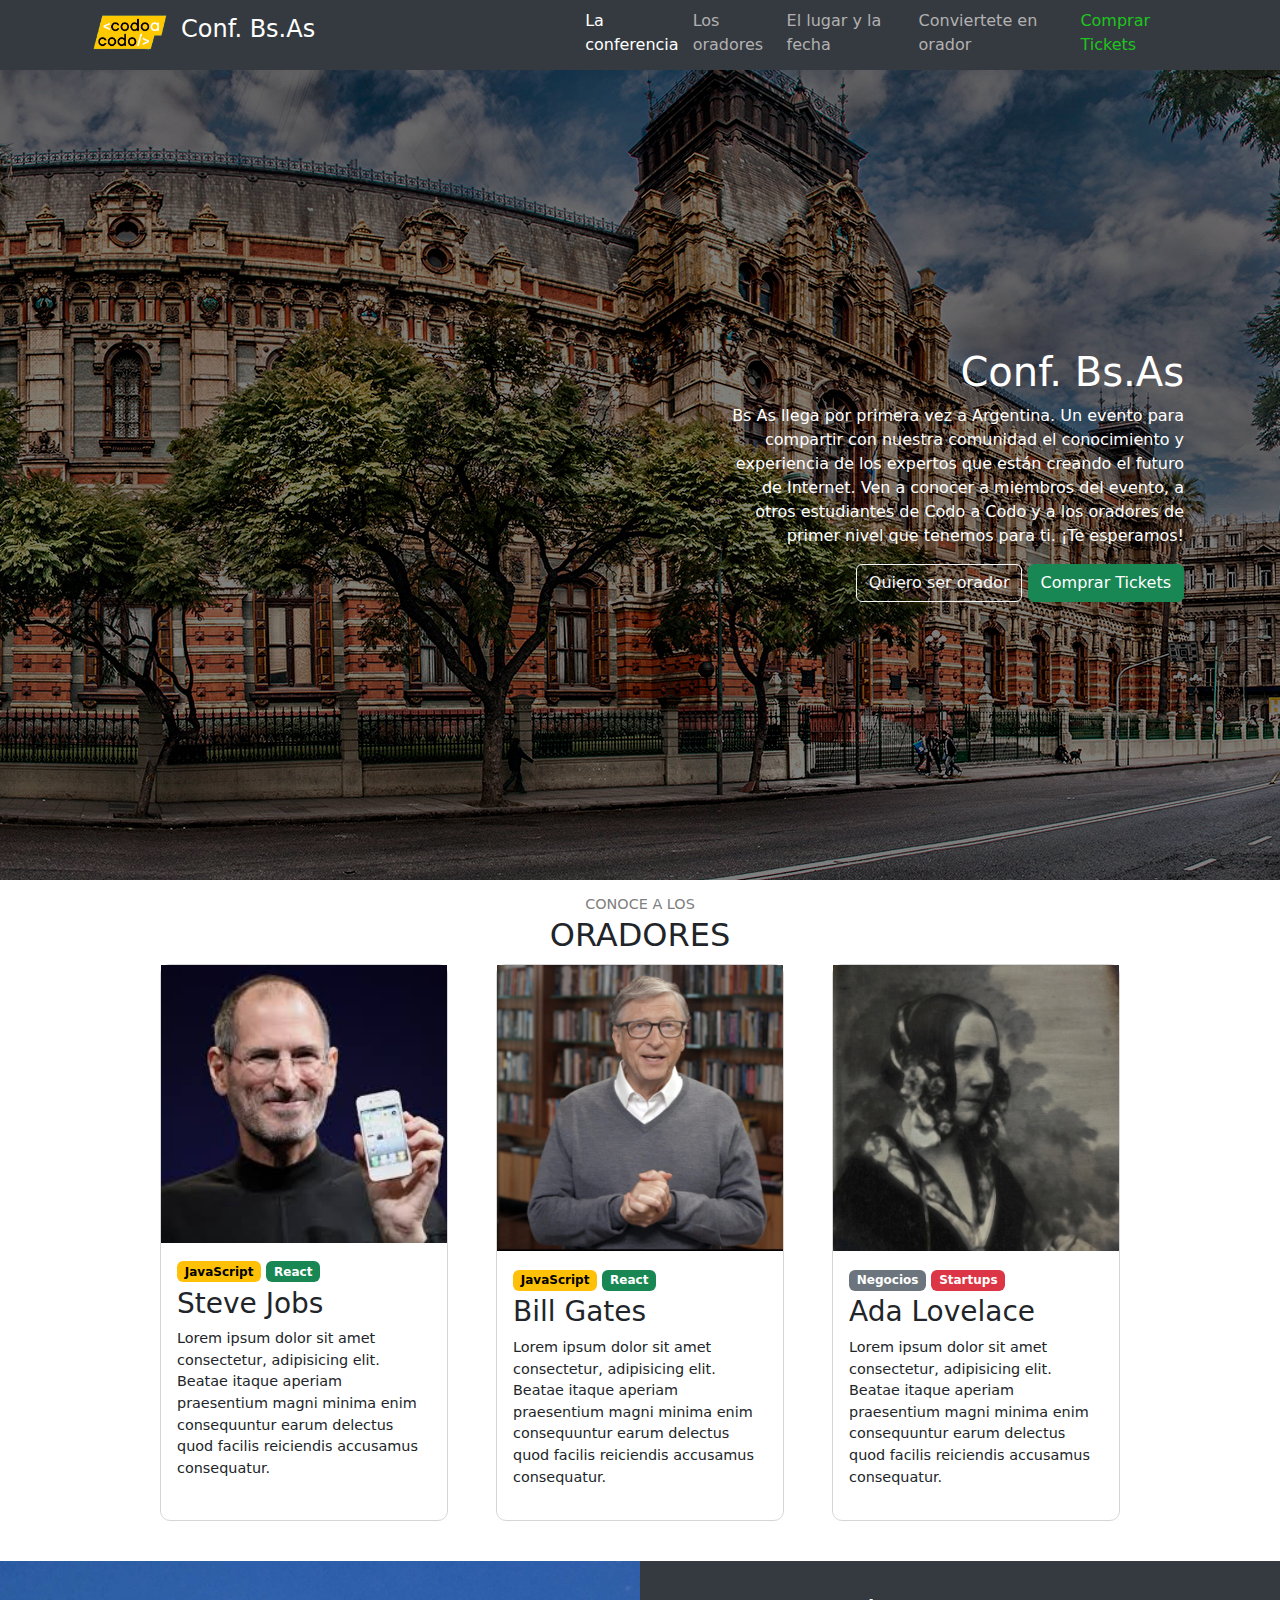
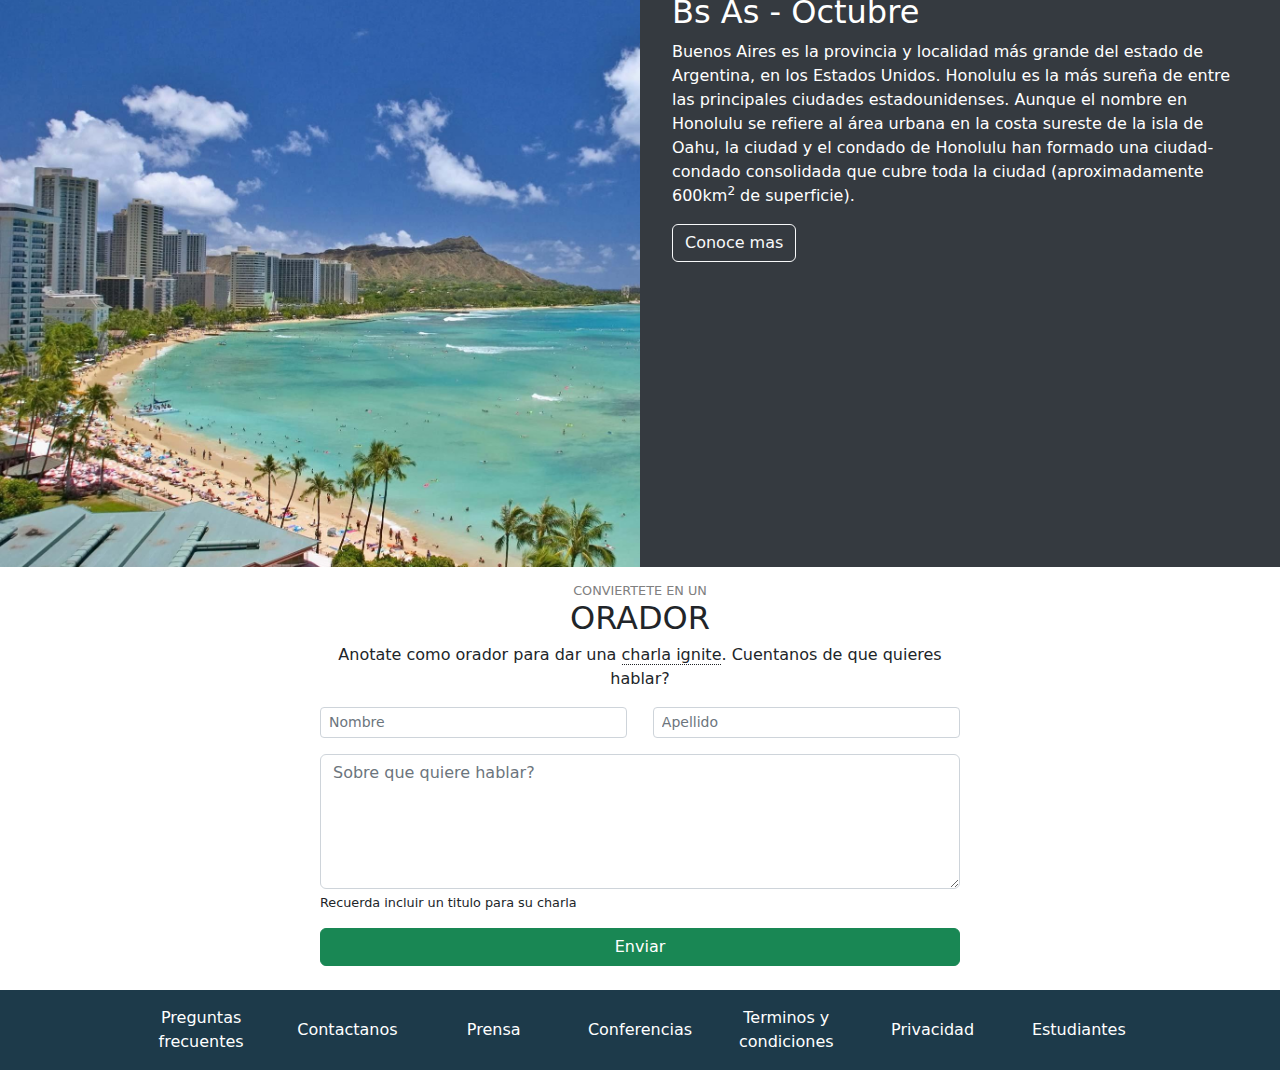
<file: index.html>
<!DOCTYPE html>
<html lang="es">
    <head>
        <meta charset="UTF-8">
        <meta http-equiv="X-UA-Compatible" content="IE=edge">
        <meta name="viewport" content="width=device-width, initial-scale=1.0">
        <title>Pagina Buenos Aires</title>
        <link rel="stylesheet" href="./css/bootstrap.min.css">
        <link rel="stylesheet" href="./css/style.css">
        <link rel="script" href="./java/bootstrap.min.js">
    </head>
    <body>
        <header class="header_flexible pt-1 pb-2">
            <div class="contenedor_header">
                <div class="logo">
                    <img class="imagen_logo" src="./assets/imagenes/logo.png" alt="logo-codo a codo" loading="lazy">
                    <h3>Conf. Bs.As</h3>
                </div>
                <nav class="navegador">
                    <a class="link texto_blanco" href="#">La conferencia</a>
                    <a class="link texto_gris" href="#">Los oradores</a>
                    <a class="link texto_gris" href="#">El lugar y la fecha</a>
                    <a class="link texto_gris" href="#">Conviertete en orador</a>
                    <a class="link texto_verde" href="pages/comprar_tickets.html">Comprar Tickets</a>
                </nav>
            </div>
        </header>
         
        <main>
            <section class="seccion_principal">
                <div class="contenido_principal">
                    <h1>Conf. Bs.As</h1>
                    <p class="parrafo_principal">Bs As llega por primera vez a Argentina. Un evento para compartir con nuestra comunidad el conocimiento y experiencia de los expertos que están creando el futuro de Internet. Ven a conocer a miembros del evento, a otros estudiantes de Codo a Codo y a los oradores de primer nivel que tenemos para ti. ¡Te esperamos!</p>
                    <a class="btn btn-outline-light" href="#">Quiero ser orador</a>
                    <a class="btn btn-success texto_blanco" href="pages/comprar_tickets.html">Comprar Tickets</a>
                </div>
            </section>
        </main>

        <div class="contenedor_sections">
        <section class="seccion_tarjetas pt-3 pb-3">
            <div class="titulo_tarjetas" >
                <h5>CONOCE A LOS</h5>
                <h2>ORADORES</h2>
            </div>
            <div class="main_tarjetas">
                <div class="contenedor_flex_tarjetas">
                    <div class="tarjetas">
                        <img class="imagen_tarjetas" src="./assets/imagenes/steve.jpg" alt="Steve" loading="lazy">
                        <div class="contenido_tarjetas">
                            <div class="subtitulos_tarjetas pb-1">
                                <span class="badge bg-warning texto_negro">JavaScript</span>
                                <span class="badge bg-success">React</span>
                            </div>
                            <h3>Steve Jobs</h3>
                            <p class="parrafo_tarjetas">Lorem ipsum dolor sit amet consectetur, adipisicing elit. Beatae itaque aperiam praesentium magni minima enim consequuntur earum delectus quod facilis reiciendis accusamus consequatur.</p>
                        </div>
                    </div>
                    <div class="tarjetas">
                        <img class="imagen_tarjetas" src="./assets/imagenes/bill.jpg" alt="Bill" loading="lazy">
                        <div class="contenido_tarjetas">
                            <div class="subtitulos_tarjetas pb-1">
                                <span class="badge bg-warning texto_negro">JavaScript</span>
                                <span class="badge bg-success">React</span>
                            </div>
                            <h3>Bill Gates</h3>
                            <p class="parrafo_tarjetas">Lorem ipsum dolor sit amet consectetur, adipisicing elit. Beatae itaque aperiam praesentium magni minima enim consequuntur earum delectus quod facilis reiciendis accusamus consequatur.</p>
                        </div>
                    </div>
                    <div class="tarjetas">
                        <img class="imagen_tarjetas" src="./assets/imagenes/ada.jpeg" alt="Ada" loading="lazy">
                        <div class="contenido_tarjetas">
                            <div class="subtitulos_tarjetas pb-1">
                                <span class="badge bg-secondary" >Negocios</span>
                                <span class="badge bg-danger" >Startups</span>
                            </div>
                            <h3>Ada Lovelace</h3>
                            <p class="parrafo_tarjetas">Lorem ipsum dolor sit amet consectetur, adipisicing elit. Beatae itaque aperiam praesentium magni minima enim consequuntur earum delectus quod facilis reiciendis accusamus consequatur.</p>
                        </div>
                    </div>
                </div>
            </div>
        </section>

        <section class="seccion_dividida">
            <div class="contenido_izquierda">
            </div>
            <div class="contenido_derecha">
                <h2>Bs As - Octubre</h2>
                <p class="parrafo_derecha">Buenos Aires es la provincia y localidad más grande del estado de Argentina, en los Estados Unidos. Honolulu es la más sureña de entre las principales ciudades estadounidenses. Aunque el nombre en Honolulu se refiere al área urbana en la costa sureste de la isla de Oahu, la ciudad y el condado de Honolulu han formado una ciudad-condado consolidada que cubre toda la ciudad (aproximadamente 600km<sup>2</sup> de superficie).</p>
                <a class="btn btn-outline-light" href="#">Conoce mas</a>
            </div>
        </section>
       
        <section class="seccion_forms pt-3 pb-4">
            <div class="contenedor_forms">
                <div class="titulo_forms">
                    <h5>CONVIERTETE EN UN</h5>
                    <h2>ORADOR</h2>
                    <p>Anotate como orador para dar una <span class="subrayado">charla ignite</span>. Cuentanos de que quieres hablar?</p>
                </div>
                <div class="formularios">
                    <form action="#">
                        <div class="nombre_apellido pb-3">
                        <input class="nombre form-control form-control-sm" type="text" placeholder="Nombre" required>
                        <input class="apellido form-control form-control-sm" type="text" placeholder="Apellido" required>
                        </div>
                        <textarea class="area_texto form-control form-control-md" name="" placeholder="Sobre que quiere hablar?" required></textarea>
                        <p class="recordatorio pt-1">Recuerda incluir un titulo para su charla</p>
                        <div>
                            <input type="submit" class="btn btn-success texto_blanco btn_enviar" value="Enviar">
                        </div>
                    </form>
                </div>
            </div>
        </section>
        </div>
      
        <div>
            <footer class="fondo_footer">
                <div class="contenedor_footer">
                    <div class="row">
                        <div class="col pt-3 pb-3"> <a class="text-white text-decoration-none" href="#">Preguntas <br> frecuentes</a> </div>
                        <div class="col pt-3 pb-3"> <a class="text-white text-decoration-none" href="#">Contactanos</a> </div>
                        <div class="col pt-3 pb-3"> <a class="text-white text-decoration-none" href="#">Prensa</a> </div>
                        <div class="col pt-3 pb-3"> <a class="text-white text-decoration-none" href="#">Conferencias</a> </div>
                        <div class="col pt-3 pb-3"> <a class="text-white text-decoration-none" href="#">Terminos y condiciones</a> </div>
                        <div class="col pt-3 pb-3"> <a class="text-white text-decoration-none" href="#">Privacidad</a> </div>
                        <div class="col pt-3 pb-3"> <a class="text-white text-decoration-none" href="#">Estudiantes</a> </div>
                    </div>
                </div>
            </footer>
        </div>
         
        <script src="./java/bootstrap.min.js"></script>
        <script src="./java/js_index.js"></script>
    </body>
</html>
</file>
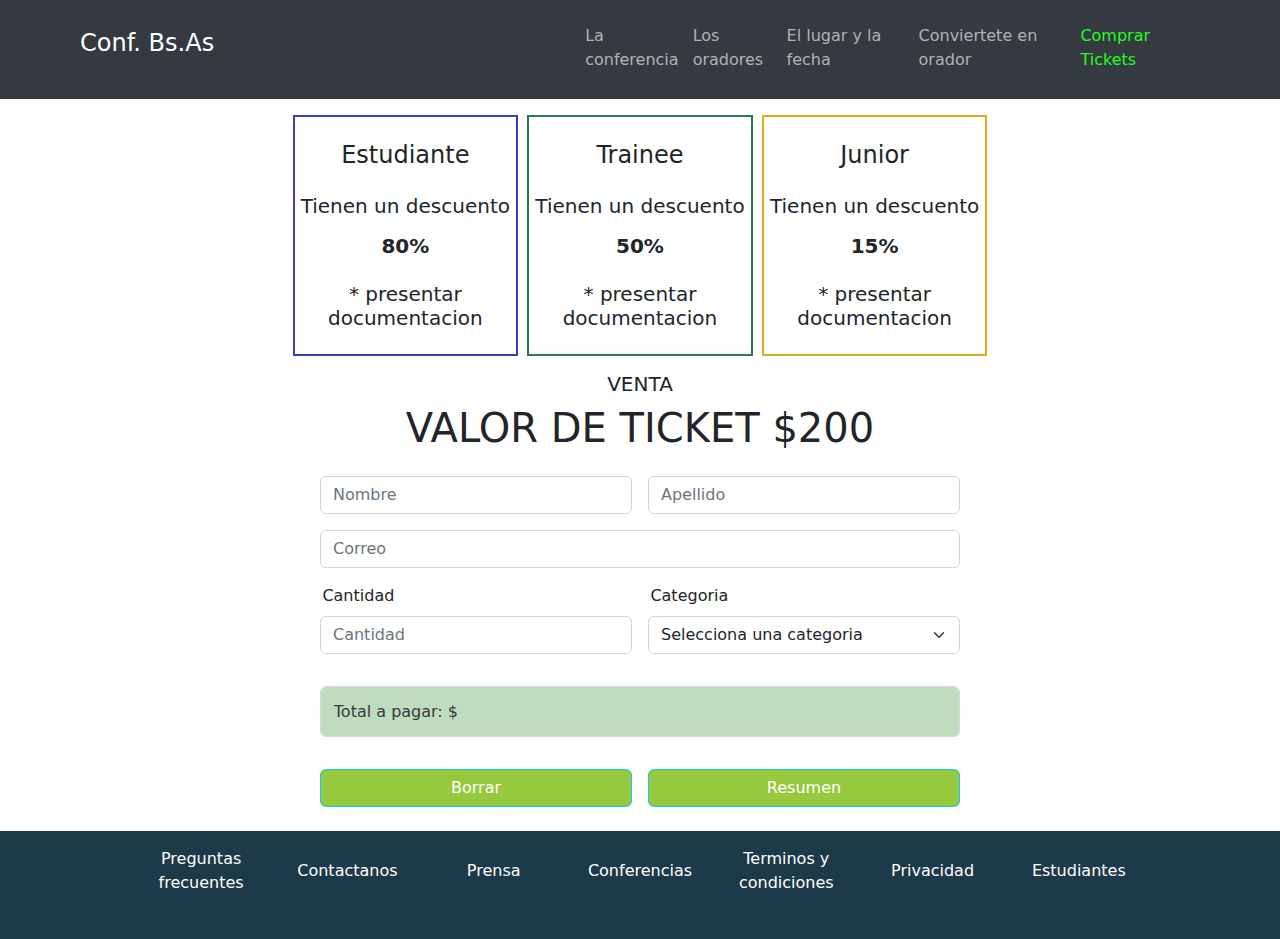
<file: pages/comprar_tickets.html>
<!DOCTYPE html>
<html lang="es">
    <head>
        <meta charset="UTF-8">
        <meta http-equiv="X-UA-Compatible" content="IE=edge">
        <meta name="viewport" content="width=device-width, initial-scale=1.0">
        <title>Pagina Buenos Aires</title>
        <link rel="stylesheet" href="./../css/bootstrap.min.css">
        <link rel="stylesheet" href="./../css/style_comprar_tickets.css">
        <link rel="script" href="./../java/bootstrap.min.js">
        <link rel="script" href="./../java/js_comprar_tickets.js">
    </head>
    <body>
        <header class="header_flexible pt-1 pb-2">
            <div class="contenedor_header">
                <div class="logo">
                    <h3>Conf. Bs.As</h3>
                </div>
                <nav class="navegador">
                    <a class="link texto_gris" href="./../index.html">La conferencia</a>
                    <a class="link texto_gris" href="#">Los oradores</a>
                    <a class="link texto_gris" href="#">El lugar y la fecha</a>
                    <a class="link texto_gris" href="#">Conviertete en orador</a>
                    <a class="link texto_verde_claro" href="pages/comprar_tickets.html">Comprar Tickets</a>
                </nav>
            </div>
        </header>
         
        <main>
            <div class="contenedor pt-3">
                <div class="row row-cols-1 row-cols-md-3 mb-3 text-center categorias">
                    <div class="col tarjeta_categorias borde-azul">
                        <div class="py-3">
                        <h4 class="pt-2">Estudiante</h4>
                        </div>
                        <div class="card-body">
                        <h5 class="fw-normal">Tienen un descuento</h54>
                        <div class="list-unstyled mt-3 mb-4">
                            <p class="fw-bold pb-2"> 80% </p>
                            <p class="fw-light"> * presentar documentacion </p>
                        </div>
                        </div>
                    </div>

                    <div class="col tarjeta_categorias borde-verde">
                        <div class="py-3">
                        <h4 class="pt-2">Trainee</h4>
                        </div>
                        <div class="card-body">
                        <h5 class="fw-normal">Tienen un descuento</h54>
                        <div class="list-unstyled mt-3 mb-4">
                            <p class="fw-bold pb-2"> 50% </p>
                            <p class="fw-light"> * presentar documentacion </p>
                        </div>
                        </div>
                    </div>

                    <div class="col tarjeta_categorias borde-amarillo">
                        <div class="py-3">
                        <h4 class="pt-2">Junior</h4>
                        </div>
                        <div class="card-body">
                        <h5 class="fw-normal">Tienen un descuento</h54>
                        <div class="list-unstyled mt-3 mb-4">
                            <p class="fw-bold pb-2"> 15% </p>
                            <p class="fw-light"> * presentar documentacion </p>
                        </div>
                        </div>
                    </div>   
                </div>
            </div>

            <div class="row g-5 pb-3 contenedor_forms">
                <div class="col-md-2 col-lg-3"></div>
                <div class="col-md-8 col-lg-6">
                    <div class="row g-3">
                        <div class="col-12">
                            <h5 class="">VENTA</h5>
                            <h1>VALOR DE TICKET $200
                            </h1>
                        </div>
                        <div class="col-sm-6 nombre">
                            <input type="text" class="form-control" id="nombre" placeholder="Nombre" value="" required="">
                            <div class="invalid-feedback">
                                Ingrese su nombre.
                            </div>
                        </div>
            
                        <div class="col-sm-6 apellido">
                            <input type="text" class="form-control" id="apellido" placeholder="Apellido" value="" required="">
                            <div class="invalid-feedback">
                                Ingrese su apellido.
                            </div>
                        </div>
            
                        <div class="col-12 correo">
                        <div class="input-group has-validation">
                            <input type="text" class="form-control" id="correo" placeholder="Correo" required="">
                            <div class="invalid-feedback">
                                Ingrese su correo.
                            </div>
                        </div>
                        </div>

                        <div class="col-sm-6 cantidad">
                            <label for="firstName" class="form-label titulo_cantidad">Cantidad</label>
                            <input type="text" class="form-control" id="cant_tickets" placeholder="Cantidad" value="" required="">
                            <div class="invalid-feedback">
                                Ingrese una cantidad.
                            </div>
                        </div>

                        <div class="col-sm-6 categoria">
                            <label for="firstName" class="form-label titulo_categoria">Categoria</label>
                            <select class="form-select form-control" id="categoria" aria-label=".form-select-sm example">
                                <option selected>Selecciona una categoria</option>
                                <option value="1">Sin categoria</option>
                                <option value="2">Estudiante</option>
                                <option value="3">Trainee</option>
                                <option value="4">Junior</option>
                            </select>
                            <div class="invalid-feedback">
                                Debe seleccionar una categoria.
                            </div>
                        </div>

                        <div class="col-12 pt-3 pb-3 total">
                            <input type="text" class="form-control total_pago" id="total_pago" value="Total a pagar: $" aria-label="Disabled input example" disabled readonly >
                        </div>

                        <div class="col-sm-6 borrar pb-2" onclick="borrar_datos()">
                            <button class="w-100 btn btn-info texto_blanco">
                                Borrar
                            </button>
                        </div>

                        <div class="col-sm-6 resumen pb-2" onclick="precio_final()">
                            <button class="w-100 btn btn-info texto_blanco">
                                Resumen
                            </button>
                        </div>
                    </div>
                </div>
                <div class="col-md-2 col-lg-3"></div>
            </div>           
            
        </main>

        <div>
            <footer class="fondo_footer">
                <div class="contenedor_footer">
                    <div class="row">
                        <div class="col pt-3 pb-3"> <a class="text-white text-decoration-none" href="#">Preguntas <br> frecuentes</a> </div>
                        <div class="col pt-3 pb-3"> <a class="text-white text-decoration-none" href="#">Contactanos</a> </div>
                        <div class="col pt-3 pb-3"> <a class="text-white text-decoration-none" href="#">Prensa</a> </div>
                        <div class="col pt-3 pb-3"> <a class="text-white text-decoration-none" href="#">Conferencias</a> </div>
                        <div class="col pt-3 pb-3"> <a class="text-white text-decoration-none" href="#">Terminos y condiciones</a> </div>
                        <div class="col pt-3 pb-3"> <a class="text-white text-decoration-none" href="#">Privacidad</a> </div>
                        <div class="col pt-3 pb-3"> <a class="text-white text-decoration-none" href="#">Estudiantes</a> </div>
                    </div>
                </div>
            </footer>
        </div>
         
        <script src="./../java/bootstrap.min.js"></script>
        <script src="./../java/js_comprar_tickets.js"></script>
    </body>
</html>
</file>
<file: css/style.css>
*{
    margin: 0;
    padding: 0;
    box-sizing: border-box;
}

.header_flexible {
    background-color: rgb(53 58 64);
    display: flex;
    justify-content: center;
}
.contenedor_header {
    display: flex;
    width: 95%;
}
.logo {
    display: flex;
    align-items: center;
    width: 50%;
    padding-left: 3rem;
    color: white;
}
.logo h3 {
    font-size: 1.5rem;
}
.imagen_logo {
    width:20%;
}

.navegador {   
    padding-right: 3rem;
    width: 60%;
    display: flex;
    align-items: center;
    justify-content: space-between;
}
.link {
    text-decoration: none;
    color: white;
    font-size: 1rem;
}
.texto_blanco {
    color: white;
}
.texto_blanco:hover {
    color: white;
}
.texto_gris {
    color: rgb(179, 177, 177);
}
.texto_gris:hover {
    color: white;
}
.texto_verde {
    color: rgb(29, 198, 29);
}
.texto_verde:hover {
    color: rgb(30, 255, 30);
}

.seccion_principal {
    background-image: linear-gradient(to right,rgb(0 0 0 /.5),rgb(0 0 0 /.5)), url("../assets/imagenes/ba1.jpg");
    background-position: center;
    height: 90vh;
    width: 100%;
    display: flex;
    justify-content: flex-end;
    align-items: center;
}
.contenido_principal {
    width: 44%;
    text-align: right;
    color:white;
    padding-right: 6rem;
}
/*
.parrafo_principal {
    
}
*/

.seccion_tarjetas {
    display:flex;
    flex-direction: column;
    align-items: center;
}
.titulo_tarjetas {
    text-align: center;
}
.titulo_tarjetas h2 {
    font-size: 2rem;
    margin-bottom: 0.6rem;
}
.titulo_tarjetas h5 {
    font-size: 0.9rem;
    margin-bottom: 0.2rem;
    color: gray;
}
.main_tarjetas {
    width:100%;
    display: flex;
    justify-content: center;
    align-items: center;
}
.contenedor_flex_tarjetas {
    width: 75%;
    display: flex;
    justify-content: space-between;
}
.tarjetas {
    background-color: white;
    width: 30%;
    border:1px solid rgb(214, 214, 214);
    border-radius: 10px;
}
.imagen_tarjetas {
    width: 100%;
}
.contenido_tarjetas {
    padding:1rem;
}
.parrafo_tarjetas {
    width: 95%;
    text-align: left;
    font-size: 0.9rem;
}
.texto_negro {
    color: black;
}

.seccion_dividida {
    display: flex;
    height: 70vh;
    padding-top: 1.5rem;
}
.contenido_izquierda {
    display: flex;
    width: 50%;
    background-image: url("../assets/imagenes/fondoPlaya.jpg");
    background-size: cover;
}

.contenido_derecha {
    height: 100%;
    width: 50%;
    padding: 2rem;
    background-color: rgb(53 58 64);
    color:white;
    font-size: 1.1rem;
    display: flex;
    flex-direction: column;
    align-items: flex-start;   
}
.parrafo_derecha {
    font-size: 1rem;
}


.seccion_forms {
    display:flex;
    flex-direction: column;
    align-items: center;
    justify-content: center;
}
.contenedor_forms {
    width: 50%;
    margin: 0 auto;
}
.titulo_forms {
    text-align: center;
}
.titulo_forms h2 {
    font-size: 2rem;
    margin-bottom: 0.3rem;
}
.titulo_forms h5 {
    font-size: 0.8rem;
    margin-bottom: 0.05rem;
    color: gray;
}
.subrayado {
    border-bottom: 1px dotted;
}
/*
.formularios {

}
*/
.nombre_apellido {
    display: flex;
    justify-content: space-between;
}
.nombre {
    width: 48%;
}
.apellido {
    width: 48%;
}
.area_texto {
    height: 15vh;
}
.recordatorio {
    font-size: 0.8rem;
}

.btn_enviar {
    width: 100%;
}

.fondo_footer {
    background-color: rgb(29, 58, 74);
}
.contenedor_footer {
    width: 80%;
    margin: 0 auto;
}
.row {
    --bs-gutter-x: 0;
    text-align: center;
    align-items: center;
}
.row a:hover {
    color: rgb(116, 117, 117);
}

@media screen and (min-width: 350px) and (max-width: 420px) {

    .header_flexible {
        padding-bottom: 25px;
    }
    .contenedor_header {
        max-width: 90%;
        flex-direction: column;
    }
    .logo {
        display: flex;
        width: 100%;
        padding-top: 10px;
        padding-left: 0;
        padding-right: 5rem;
        margin-bottom: 0.5rem;
    }
    .logo h3 {
        font-size: 1.5rem;
    }
    .imagen_logo {
        width: 40%;
    }
    .navegador {
        width: 100%;
        flex-direction: column;
        padding-right: initial;
    }
    .link {
        border-bottom: 1px solid gray;
        display: inline-block;
        width: 100%;
        padding-top: 0.6rem;
        padding-bottom: 0.6rem;
        padding-left: 0.8rem;
        font-size: 1rem;
    }
        

    .seccion_principal {
        height: 80vh;
        justify-content: center;
    }
    .contenido_principal {
        width: 90%;
        text-align: left;
        padding-left: 1rem;
        padding-right: 1rem;
        font-size: 1.1rem;
    }
    .contenido_principal a {
        margin-bottom: 1rem;
    }

    .contenedor_sections {
        display: flex;
        flex-direction: column;
    }
    .seccion_tarjetas {
        padding-bottom: 0;
    }
    .titulo_tarjetas {
        padding-top: 0.3rem;
        padding-bottom: 0.5rem;
    }
    .titulo_tarjetas h2 {
        font-size: 2.8rem;
    }
    .titulo_tarjetas h5 {
        font-size: 1.2rem;
    }
    .contenedor_flex_tarjetas {
        flex-direction: column;
        align-items: center;    
    }
    .tarjetas {
        width: 100%;
        margin-bottom: 1.5rem;
    }
    .contenido_tarjetas h3 {
        font-size: 2rem;
    }
    .subtitulos_tarjetas {
        font-size: 1.3rem;
    }
    .parrafo_tarjetas {
        font-size: 1rem;
    }

    .seccion_dividida {
        padding-top: 1rem;
        flex-direction: column;
        height: auto;
        width: auto;
    }
    .contenido_izquierda {
        height: 50vh;
        width: 100%;
        background-position: center;
    }
    .contenido_derecha {
        width: 100%;
        padding: 1.6rem;
        font-size: 1.3rem; 
    }
    .contenido_derecha h2 {
        font-size: 2rem;
    }
    .parrafo_derecha {
        font-size: 1rem;
        padding-top: 0.5rem;
        padding-bottom: 0.7rem;
    }

    .contenedor_forms {
        width: 80%;
    }
    .titulo_forms h2 {
        font-size: 2.5rem;
        margin-bottom: 0.3rem;
    }
    .titulo_forms h5 {
        font-size: 0.9rem;
        margin-bottom: 0.05rem;
        color: gray;
    }
    .titulo_forms p {
        width: 80%;
        margin: 0 auto;
        padding-bottom: 0.9rem;
    }
   
    .contenedor_footer {
        width: 80%;
        margin: 0 auto;
    }
    .row {
        --bs-gutter-x: 2rem;
        border: 0.5px solid black;
    }
}


@media screen and (min-width: 420px) and (max-width: 575px) {
    .header_flexible {
        padding-bottom: 25px;
    }
    .contenedor_header {
        max-width: 90%;
        flex-direction: column;
    }
    .logo {
        display: flex;
        width: 100%;
        padding-top: 10px;
        padding-left: 0;
        padding-right: 5rem;
        margin-bottom: 0.5rem;
    }
    .logo h3 {
        font-size: 2rem;
    }
    .imagen_logo {
        width: 30%;
    }
    .navegador {
        width: 100%;
        flex-direction: column;
        padding-right: initial;
    }
    .link {
        border-bottom: 1px solid gray;
        display: inline-block;
        width: 100%;
        padding-top: 0.6rem;
        padding-bottom: 0.6rem;
        padding-left: 0.8rem;
        font-size: 1.2rem;
    }
        

    .seccion_principal {
        height: 80vh;
        justify-content: center;
    }
    .contenido_principal {
        width: 90%;
        text-align: left;
        padding-left: 1rem;
        padding-right: 1rem;
        font-size: 1.2rem;
    }

    .contenedor_sections {
        display: flex;
        flex-direction: column;
    }
    .seccion_tarjetas {
        padding-bottom: 0;
    }
    .titulo_tarjetas {
        padding-top: 0.3rem;
        padding-bottom: 0.5rem;
    }
    .titulo_tarjetas h2 {
        font-size: 2.8rem;
    }
    .titulo_tarjetas h5 {
        font-size: 1.2rem;
    }
    .contenedor_flex_tarjetas {
        flex-direction: column;
        align-items: center;    
    }
    .tarjetas {
        width: 85%;
        margin-bottom: 1.5rem;
    }
    .contenido_tarjetas h3 {
        font-size: 2rem;
    }
    .subtitulos_tarjetas {
        font-size: 1.3rem;
    }
    .parrafo_tarjetas {
        font-size: 1.3rem;
    }

    .seccion_dividida {
        padding-top: 1rem;
        flex-direction: column;
        height: auto;
        width: auto;
    }
    .contenido_izquierda {
        height: 70vh;
        width: 100%;
        background-position: center;
    }
    .contenido_derecha {
        width: 100%;
        padding: 1.6rem;
        font-size: 1.1rem; 
    }
    .contenido_derecha h2 {
        font-size: 2rem;
    }
    .parrafo_derecha {
        font-size: 1.1rem;
        padding-top: 0.5rem;
        padding-bottom: 0.7rem;
    }

    .contenedor_forms {
        width: 80%;
    }
    .titulo_forms h2 {
        font-size: 2.5rem;
        margin-bottom: 0.3rem;
    }
    .titulo_forms h5 {
        font-size: 0.9rem;
        margin-bottom: 0.05rem;
        color: gray;
    }
    .titulo_forms p {
        width: 80%;
        margin: 0 auto;
        padding-bottom: 0.9rem;
    }
   
    .contenedor_footer {
        width: 80%;
        margin: 0 auto;
    }
    .row {
        --bs-gutter-x: 2rem;
        border: 0.5px solid black;
    }
}


@media screen and (min-width: 576px) and (max-width: 768px) {

    .header_flexible {
        padding-bottom: 25px;
    }
    .contenedor_header {
        max-width: 90%;
        flex-direction: column;
    }
    .logo {
        display: flex;
        width: 100%;
        padding-top: 10px;
        padding-left: 0;
        padding-right: 5rem;
        margin-bottom: 0.5rem;
    }
    .logo h3 {
        font-size: 2rem;
    }
    .imagen_logo {
        width: 30%;
    }
    .navegador {
        width: 100%;
        flex-direction: column;
        padding-right: initial;
    }
    .link {
        border-bottom: 1px solid gray;
        display: inline-block;
        width: 100%;
        padding-top: 0.6rem;
        padding-bottom: 0.6rem;
        padding-left: 0.8rem;
        font-size: 1.2rem;
    }
        

    .seccion_principal {
        height: 80vh;
        justify-content: center;
    }
    .contenido_principal {
        width: 90%;
        text-align: left;
        padding-left: 1rem;
        padding-right: 1rem;
        font-size: 1.2rem;
    }

    .contenedor_sections {
        display: flex;
        flex-direction: column;
    }
    .seccion_tarjetas {
        padding-bottom: 0;
    }
    .titulo_tarjetas {
        padding-top: 0.3rem;
        padding-bottom: 0.5rem;
    }
    .titulo_tarjetas h2 {
        font-size: 2.8rem;
    }
    .titulo_tarjetas h5 {
        font-size: 1.2rem;
    }
    .contenedor_flex_tarjetas {
        flex-direction: column;
        align-items: center;    
    }
    .tarjetas {
        width: 85%;
        margin-bottom: 1.5rem;
    }
    .contenido_tarjetas h3 {
        font-size: 2rem;
    }
    .subtitulos_tarjetas {
        font-size: 1.3rem;
    }
    .parrafo_tarjetas {
        font-size: 1.3rem;
    }

    .seccion_dividida {
        padding-top: 1rem;
        flex-direction: column;
        height: auto;
        width: auto;
    }
    .contenido_izquierda {
        height: 70vh;
        width: 100%;
        background-position: center;
    }
    .contenido_derecha {
        width: 100%;
        padding: 1.6rem;
        font-size: 1.1rem; 
    }
    .contenido_derecha h2 {
        font-size: 2rem;
    }
    .parrafo_derecha {
        font-size: 1.1rem;
        padding-top: 0.5rem;
        padding-bottom: 0.7rem;
    }

    .contenedor_forms {
        width: 80%;
    }
    .titulo_forms h2 {
        font-size: 2.5rem;
        margin-bottom: 0.3rem;
    }
    .titulo_forms h5 {
        font-size: 0.9rem;
        margin-bottom: 0.05rem;
        color: gray;
    }
    .titulo_forms p {
        width: 80%;
        margin: 0 auto;
        padding-bottom: 0.9rem;
    }
   
    .contenedor_footer {
        width: 80%;
        margin: 0 auto;
    }
    .row {
        --bs-gutter-x: 3rem;
        border: 0.5px solid black;
    }
}

@media screen and (min-width: 769px) and (max-width: 1268px) {
    .logo {
        width: 30%;
    }
}
</file>
<file: css/style_comprar_tickets.css>
.header_flexible {
    background-color: rgb(53 58 64);
    display: flex;
    justify-content: center;
    height: 11vh;
}
.contenedor_header {
    display: flex;
    width: 95%;
}
.logo {
    display: flex;
    align-items: center;
    width: 50%;
    padding-left: 3rem;
    color: white;
}
.logo h3 {
    font-size: 1.5rem;
}

.navegador {   
    padding-right: 3rem;
    width: 60%;
    display: flex;
    align-items: center;
    justify-content: space-between;
}
.link {
    text-decoration: none;
    color: white;
    font-size: 1rem;
}
.texto_blanco {
    color: white;
}
.texto_blanco:hover {
    color: white;
}
.texto_gris {
    color: rgb(179, 177, 177);
}
.texto_gris:hover {
    color: white;
}
.texto_verde {
    color: rgb(29, 198, 29);
}
.texto_verde:hover {
    color: rgb(30, 255, 30);
}
.texto_verde_claro {
    color: rgb(30, 255, 30);
}
.texto_verde_claro:hover {
    color: rgb(30, 255, 30);
}


.contenedor {
    display: flex;
    justify-content: center;
}

.categorias {
    width: 55%;
    justify-content: space-around;
}
.tarjeta_categorias {
    width: 32%;
}
.borde-azul {
    border: 2px solid rgb(60, 60, 193);
}
.borde-verde {
    border: 2px solid rgb(43, 123, 80);
}
.borde-amarillo {
    border: 2px solid rgb(222, 172, 24);
}


.nombre {
    padding-right: 0.5rem;
}
.apellido {
    padding-left: 0.5rem;
}
.cantidad {
    padding-right: 0.5rem;
}
.titulo_cantidad {
    display: flex;
    text-align: left;
    padding-left: 0.15rem;
}
.categoria {
    padding-left: 0.5rem;
}
.titulo_categoria {
    display: flex;
    text-align: left;
    padding-left: 0.15rem;
}
.total_pago {
    padding: 0.8rem;
}
.form-control:disabled {
    background-color: rgb(184, 217, 184);
    opacity: 0.9;
}
.btn-info {
    --bs-btn-bg: rgb(151, 201, 62);
}
.borrar {
    padding-right: 0.5rem;
}
.resumen {
    padding-left: 0.5rem;
}


.fondo_footer {
    background-color: rgb(29, 58, 74);
    height: 12vh;
}
.contenedor_footer {
    width: 80%;
    margin: 0 auto;
}
.row {
    --bs-gutter-x: 0;
    text-align: center;
    align-items: center;
}
.row a:hover {
    color: rgb(116, 117, 117);
}



@media screen and (min-width: 350px) and (max-width: 420px) {
    .header_flexible {
        height: auto;
    }
    .contenedor_header {
        max-width: 90%;
        flex-direction: column;
    }
    .logo {
        display: flex;
        width: 100%;
        padding-top: 10px;
        padding-left: 0;
        padding-right: 5rem;
        margin-bottom: 0.5rem;
    }
    .logo h3 {
        font-size: 2rem;
    }
    .navegador {
        width: 100%;
        flex-direction: column;
        padding-right: initial;
    }
    .link {
        border-bottom: 1px solid gray;
        display: inline-block;
        width: 100%;
        padding-top: 0.6rem;
        padding-bottom: 0.6rem;
        padding-left: 0.8rem;
        font-size: 1.2rem;
    }

    .contenedor {
        margin-top: 1rem;
    }
    .categorias {
        width: 100%;
    }
    .tarjeta_categorias {
        width: 30%;
    }

    .tarjeta_categorias {
        width: 80%;
        margin-bottom: 1.2rem;
    }

    .contenedor_forms {
        --bs-gutter-y: 0.8rem;
        width: 95%;
        margin-left: 1rem;
    }
    .nombre {
        padding-left: 0.5rem;
    }
    .apellido {
        padding-right: 0.5rem;
    }
    .correo {
        padding-left: 0.5rem;
        padding-right: 0.5rem;
    }
    .cantidad {
        padding-left: 0.5rem;
    }
    .categoria {
        padding-right: 0.5rem;
    }
    .total {
        padding-left: 0.5rem;
        padding-right: 0.5rem;
    }
    .borrar {
        padding-left: 0.5rem;
    }
    .resumen {
        padding-right: 0.5rem;
    }


    .fondo_footer {
        height: auto;
    }
    .contenedor_footer {
        width: 80%;
        margin: 0 auto;
    }
    .contenedor_footer {
        padding-left: 1rem;
        padding-right: 1rem;
        border: 0.5px solid black;
    }
    .row {
        --bs-gutter-x: 3rem;
    }
}


@media screen and (min-width: 420px) and (max-width: 575px) {
    .header_flexible {
        height: auto;
    }
    .contenedor_header {
        max-width: 90%;
        flex-direction: column;
    }
    .logo {
        display: flex;
        width: 100%;
        padding-top: 10px;
        padding-left: 0;
        padding-right: 5rem;
        margin-bottom: 0.5rem;
    }
    .logo h3 {
        font-size: 2rem;
    }
    .navegador {
        width: 100%;
        flex-direction: column;
        padding-right: initial;
    }
    .link {
        border-bottom: 1px solid gray;
        display: inline-block;
        width: 100%;
        padding-top: 0.6rem;
        padding-bottom: 0.6rem;
        padding-left: 0.8rem;
        font-size: 1.2rem;
    }

    .contenedor {
        margin-top: 1rem;
    }
    .categorias {
        width: 100%;
    }
    .tarjeta_categorias {
        width: 30%;
    }

    .tarjeta_categorias {
        width: 80%;
        margin-bottom: 1.2rem;
    }

    .contenedor_forms {
        --bs-gutter-y: 0.8rem;
        width: 95%;
        margin-left: 1rem;
    }
    .nombre {
        padding-left: 0.5rem;
    }
    .apellido {
        padding-right: 0.5rem;
    }
    .correo {
        padding-left: 0.5rem;
        padding-right: 0.5rem;
    }
    .cantidad {
        padding-left: 0.5rem;
    }
    .categoria {
        padding-right: 0.5rem;
    }
    .total {
        padding-left: 0.5rem;
        padding-right: 0.5rem;
    }
    .borrar {
        padding-left: 0.5rem;
    }
    .resumen {
        padding-right: 0.5rem;
    }


    .fondo_footer {
        height: auto;
    }
    .contenedor_footer {
        width: 80%;
        margin: 0 auto;
    }
    .contenedor_footer {
        padding-left: 1rem;
        padding-right: 1rem;
        border: 0.5px solid black;
    }
    .row {
        --bs-gutter-x: 3rem;
    }
}


@media screen and (min-width: 576px) and (max-width: 768px) {
    .header_flexible {
        height: auto;
    }
    .contenedor_header {
        max-width: 90%;
        flex-direction: column;
    }
    .logo {
        display: flex;
        width: 100%;
        padding-top: 10px;
        padding-left: 0;
        padding-right: 5rem;
        margin-bottom: 0.5rem;
    }
    .logo h3 {
        font-size: 2rem;
    }
    .navegador {
        width: 100%;
        flex-direction: column;
        padding-right: initial;
    }
    .link {
        border-bottom: 1px solid gray;
        display: inline-block;
        width: 100%;
        padding-top: 0.6rem;
        padding-bottom: 0.6rem;
        padding-left: 0.8rem;
        font-size: 1.2rem;
    }

    .categorias {
        width: 100%;
    }
    .tarjeta_categorias {
        width: 30%;
    }

    .contenedor_forms {
        --bs-gutter-y: 0.8rem;
        width: 95%;
        margin-left: 1rem;
    }

    .fondo_footer {
        height: auto;
    }
    .contenedor_footer {
        width: 80%;
        margin: 0 auto;
    }
    .contenedor_footer {
        padding-left: 1rem;
        padding-right: 1rem;
        border: 0.5px solid black;
    }
    .row {
        --bs-gutter-x: 3rem;
    }
}
</file>
